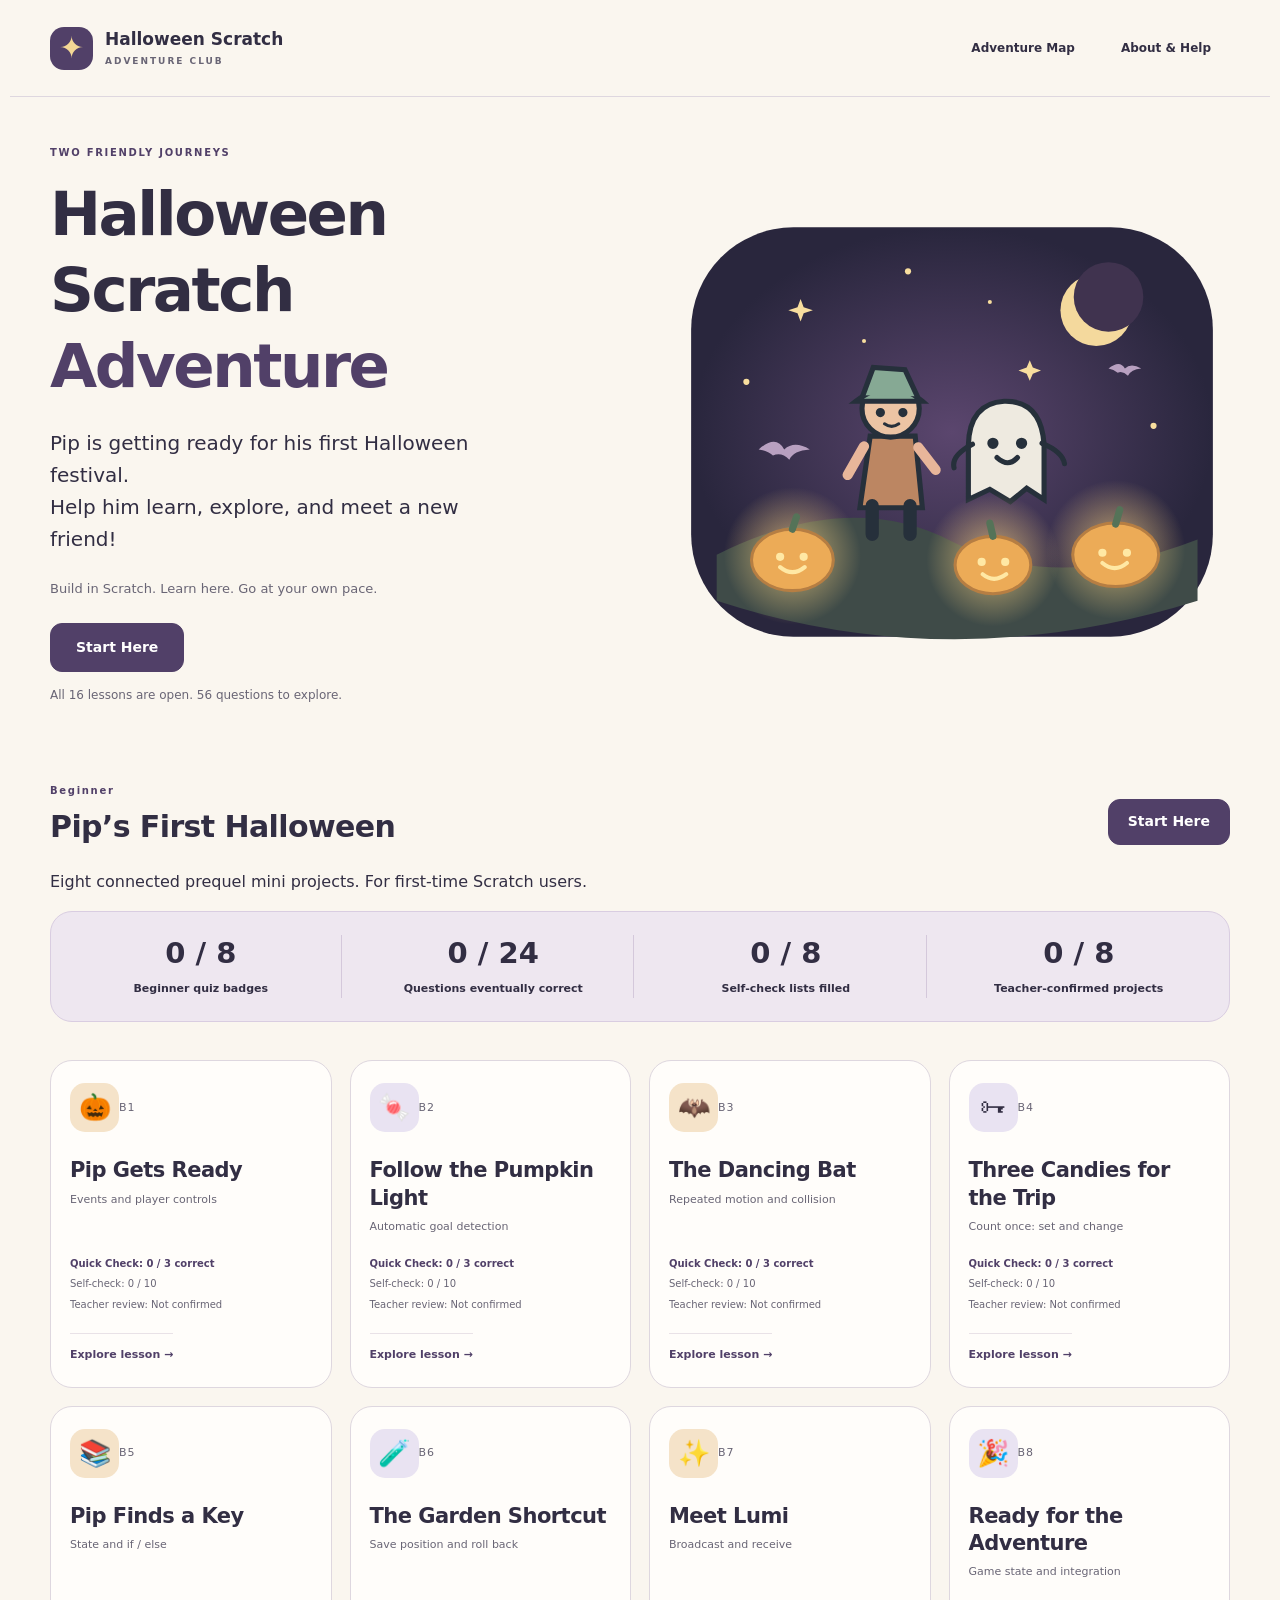
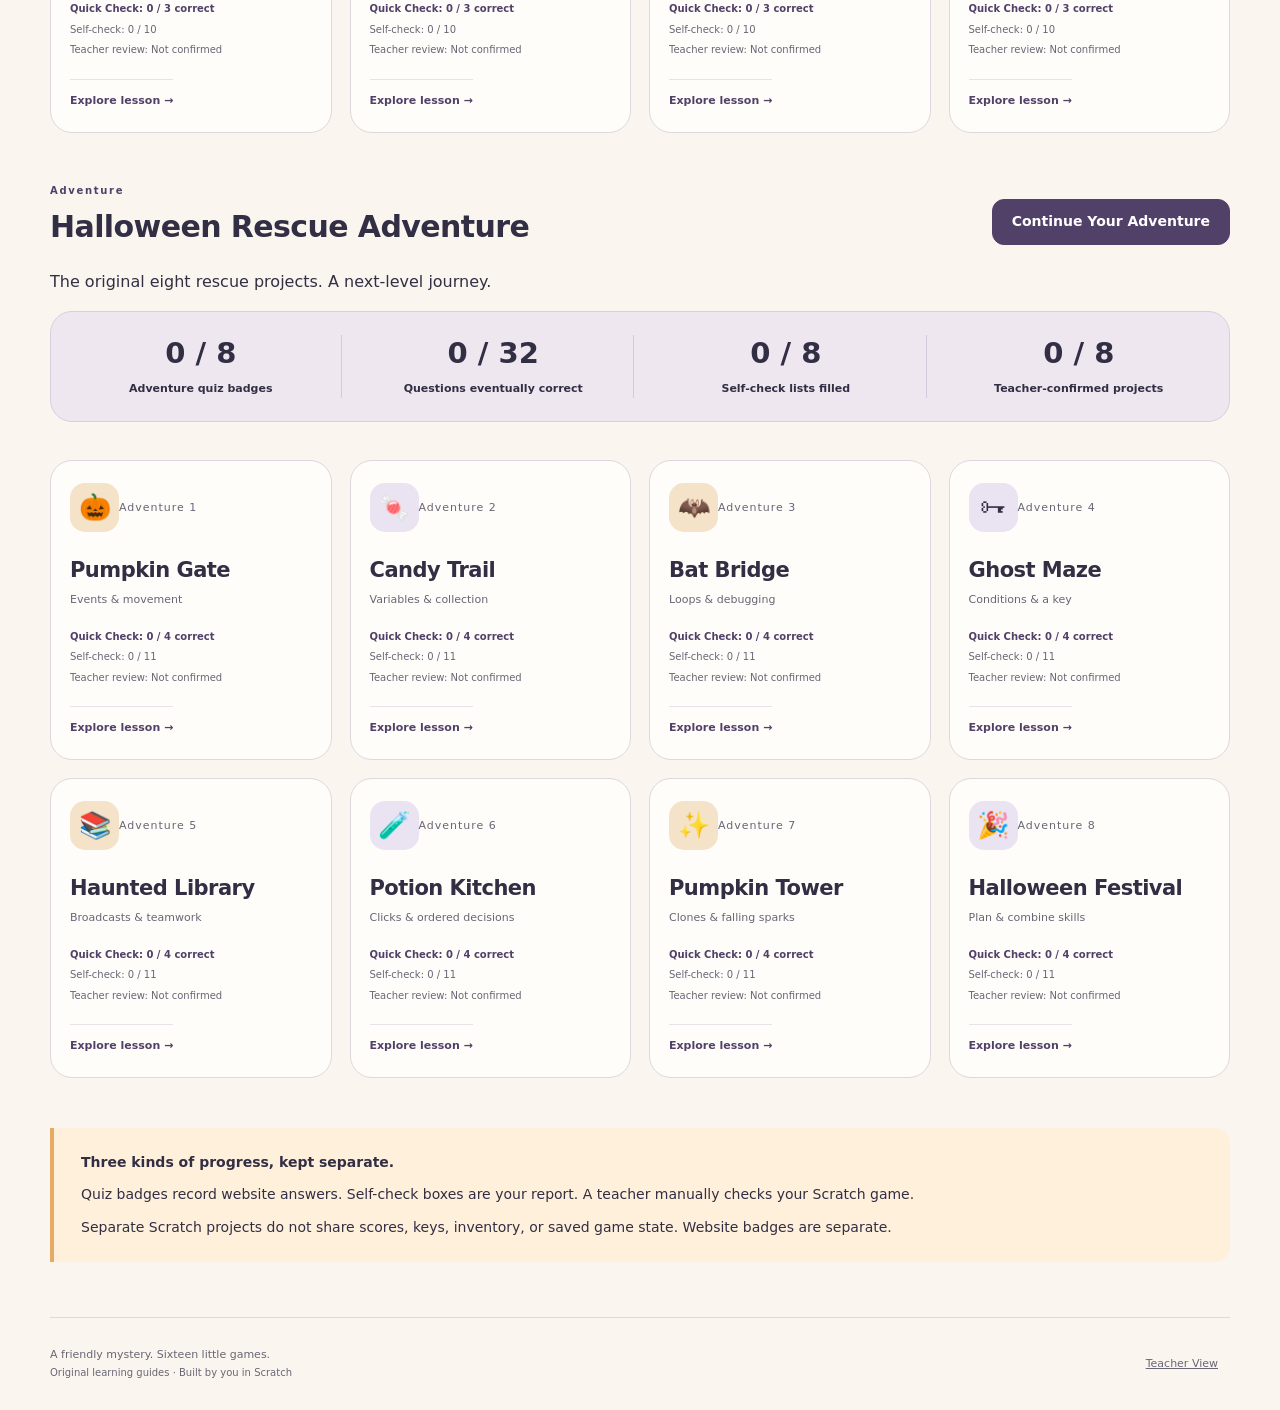
<file: index.html>
<!doctype html>
<html lang="en">
<head>
 <meta charset="utf-8">
 <meta name="viewport" content="width=device-width, initial-scale=1">
 <meta name="description" content="Build sixteen friendly Halloween mini games in Scratch. Original lesson guides, local self-checks, and concept quizzes.">
 <title>Halloween Scratch Adventure</title>
 <link rel="stylesheet" href="./styles.css">
 <script defer src="./curriculum.js"></script>
 <script defer src="./quiz.js"></script>
 <script defer src="./beginner-curriculum.js"></script>
 <script defer src="./beginner-quiz.js"></script>
 <script defer src="./courses.js"></script>
 <script defer src="./state.js"></script>
 <script defer src="./app.js"></script>
 <script defer src="./teacher.js"></script>
</head>
<body>
 <a class="skip-link" href="#main">Skip to adventure</a>
 <header class="site-header"><a class="brand" href="./index.html" aria-label="Halloween Scratch Adventure home"><span aria-hidden="true">✦</span><span>Halloween Scratch<small>ADVENTURE CLUB</small></span></a><nav aria-label="Main navigation"><button id="home" class="quiet">Adventure Map</button><button id="help" class="quiet">About & Help</button></nav></header>
 <section id="storage-warning" class="storage-warning" aria-label="Browser storage notice" hidden><p id="storage-message" role="status"></p><button id="session-export" class="quiet">Export session JSON</button><button id="storage-recovery" class="quiet">Recover local progress</button></section>
 <main id="main" tabindex="-1"></main>
 <footer id="footer"><p>A friendly mystery. Sixteen little games.<br><span>Original learning guides · Built by you in Scratch</span></p><a href="#teacher">Teacher View</a></footer>
 <dialog id="action-dialog" aria-labelledby="dialog-title" aria-describedby="dialog-description"><h2 id="dialog-title"></h2><div id="dialog-description"></div><div class="actions"><button id="dialog-cancel" class="quiet">Cancel</button><button id="dialog-confirm" class="danger">Confirm</button></div></dialog>
 <noscript><p class="card">Please enable JavaScript to read the guides and use the Quick Checks.</p></noscript>
</body>
</html>
</file>
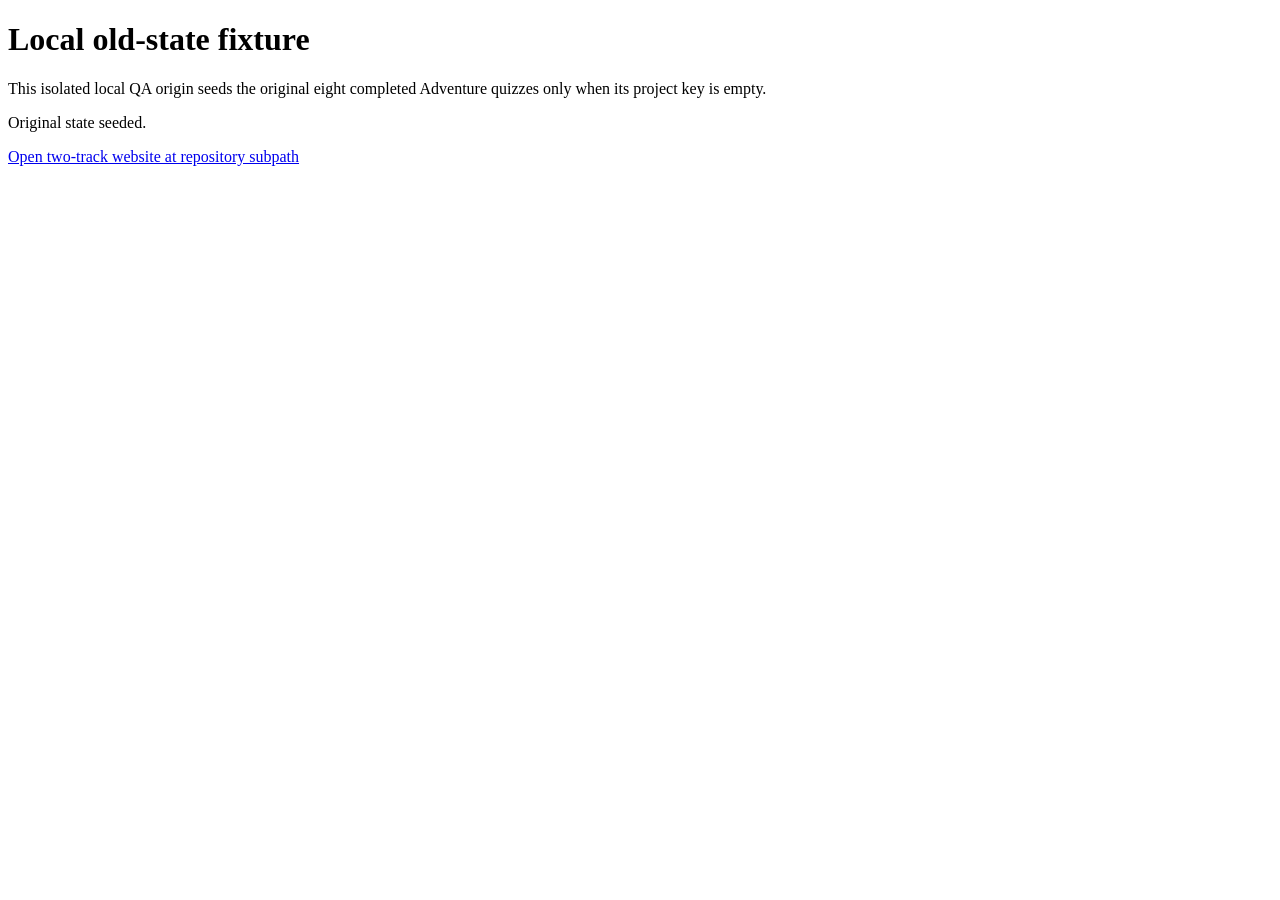
<file: tests/fixture.html>
<!doctype html><html lang="en"><meta charset="utf-8"><title>Local compatibility fixture</title><h1>Local old-state fixture</h1><p>This isolated local QA origin seeds the original eight completed Adventure quizzes only when its project key is empty.</p><p id="result"></p><a href="../halloween-scratch-adventure/index.html">Open two-track website at repository subpath</a><script>const key="halloween-scratch-adventure:v1";if(localStorage.getItem(key)===null){localStorage.setItem(key,"{\"schemaVersion\":1,\"activeLesson\":\"gate\",\"selfChecks\":{\"gate\":{\"build-1\":true},\"candy\":{\"build-1\":true},\"bridge\":{\"build-1\":true},\"maze\":{\"build-1\":true},\"library\":{\"build-1\":true},\"kitchen\":{\"build-1\":true},\"tower\":{\"build-1\":true},\"festival\":{\"build-1\":true}},\"quiz\":{\"records\":{\"gate-q1\":{\"selectedOptionId\":\"gate-q1-option1\",\"firstOptionId\":\"gate-q1-option1\",\"firstAttemptCorrect\":true,\"eventualCorrect\":true,\"attempts\":1,\"laterAttempts\":0,\"hintUsed\":false,\"wrongOptionIds\":[],\"lastAttemptAt\":\"2026-10-14T14:15:18.749Z\"},\"gate-q2\":{\"selectedOptionId\":\"gate-q2-option1\",\"firstOptionId\":\"gate-q2-option1\",\"firstAttemptCorrect\":true,\"eventualCorrect\":true,\"attempts\":1,\"laterAttempts\":0,\"hintUsed\":false,\"wrongOptionIds\":[],\"lastAttemptAt\":\"2026-10-14T14:15:18.749Z\"},\"gate-q3\":{\"selectedOptionId\":\"gate-q3-option1\",\"firstOptionId\":\"gate-q3-option1\",\"firstAttemptCorrect\":true,\"eventualCorrect\":true,\"attempts\":1,\"laterAttempts\":0,\"hintUsed\":false,\"wrongOptionIds\":[],\"lastAttemptAt\":\"2026-10-14T14:15:18.749Z\"},\"gate-q4\":{\"selectedOptionId\":\"gate-q4-option1\",\"firstOptionId\":\"gate-q4-option1\",\"firstAttemptCorrect\":true,\"eventualCorrect\":true,\"attempts\":1,\"laterAttempts\":0,\"hintUsed\":false,\"wrongOptionIds\":[],\"lastAttemptAt\":\"2026-10-14T14:15:18.749Z\"},\"candy-q1\":{\"selectedOptionId\":\"candy-q1-option1\",\"firstOptionId\":\"candy-q1-option1\",\"firstAttemptCorrect\":true,\"eventualCorrect\":true,\"attempts\":1,\"laterAttempts\":0,\"hintUsed\":false,\"wrongOptionIds\":[],\"lastAttemptAt\":\"2026-10-14T14:15:18.750Z\"},\"candy-q2\":{\"selectedOptionId\":\"candy-q2-option1\",\"firstOptionId\":\"candy-q2-option1\",\"firstAttemptCorrect\":true,\"eventualCorrect\":true,\"attempts\":1,\"laterAttempts\":0,\"hintUsed\":false,\"wrongOptionIds\":[],\"lastAttemptAt\":\"2026-10-14T14:15:18.750Z\"},\"candy-q3\":{\"selectedOptionId\":\"candy-q3-option1\",\"firstOptionId\":\"candy-q3-option1\",\"firstAttemptCorrect\":true,\"eventualCorrect\":true,\"attempts\":1,\"laterAttempts\":0,\"hintUsed\":false,\"wrongOptionIds\":[],\"lastAttemptAt\":\"2026-10-14T14:15:18.750Z\"},\"candy-q4\":{\"selectedOptionId\":\"candy-q4-option1\",\"firstOptionId\":\"candy-q4-option1\",\"firstAttemptCorrect\":true,\"eventualCorrect\":true,\"attempts\":1,\"laterAttempts\":0,\"hintUsed\":false,\"wrongOptionIds\":[],\"lastAttemptAt\":\"2026-10-14T14:15:18.750Z\"},\"bridge-q1\":{\"selectedOptionId\":\"bridge-q1-option1\",\"firstOptionId\":\"bridge-q1-option1\",\"firstAttemptCorrect\":true,\"eventualCorrect\":true,\"attempts\":1,\"laterAttempts\":0,\"hintUsed\":false,\"wrongOptionIds\":[],\"lastAttemptAt\":\"2026-10-14T14:15:18.750Z\"},\"bridge-q2\":{\"selectedOptionId\":\"bridge-q2-option1\",\"firstOptionId\":\"bridge-q2-option1\",\"firstAttemptCorrect\":true,\"eventualCorrect\":true,\"attempts\":1,\"laterAttempts\":0,\"hintUsed\":false,\"wrongOptionIds\":[],\"lastAttemptAt\":\"2026-10-14T14:15:18.750Z\"},\"bridge-q3\":{\"selectedOptionId\":\"bridge-q3-option1\",\"firstOptionId\":\"bridge-q3-option1\",\"firstAttemptCorrect\":true,\"eventualCorrect\":true,\"attempts\":1,\"laterAttempts\":0,\"hintUsed\":false,\"wrongOptionIds\":[],\"lastAttemptAt\":\"2026-10-14T14:15:18.750Z\"},\"bridge-q4\":{\"selectedOptionId\":\"bridge-q4-option1\",\"firstOptionId\":\"bridge-q4-option1\",\"firstAttemptCorrect\":true,\"eventualCorrect\":true,\"attempts\":1,\"laterAttempts\":0,\"hintUsed\":false,\"wrongOptionIds\":[],\"lastAttemptAt\":\"2026-10-14T14:15:18.750Z\"},\"maze-q1\":{\"selectedOptionId\":\"maze-q1-option1\",\"firstOptionId\":\"maze-q1-option1\",\"firstAttemptCorrect\":true,\"eventualCorrect\":true,\"attempts\":1,\"laterAttempts\":0,\"hintUsed\":false,\"wrongOptionIds\":[],\"lastAttemptAt\":\"2026-10-14T14:15:18.750Z\"},\"maze-q2\":{\"selectedOptionId\":\"maze-q2-option1\",\"firstOptionId\":\"maze-q2-option1\",\"firstAttemptCorrect\":true,\"eventualCorrect\":true,\"attempts\":1,\"laterAttempts\":0,\"hintUsed\":false,\"wrongOptionIds\":[],\"lastAttemptAt\":\"2026-10-14T14:15:18.750Z\"},\"maze-q3\":{\"selectedOptionId\":\"maze-q3-option1\",\"firstOptionId\":\"maze-q3-option1\",\"firstAttemptCorrect\":true,\"eventualCorrect\":true,\"attempts\":1,\"laterAttempts\":0,\"hintUsed\":false,\"wrongOptionIds\":[],\"lastAttemptAt\":\"2026-10-14T14:15:18.750Z\"},\"maze-q4\":{\"selectedOptionId\":\"maze-q4-option1\",\"firstOptionId\":\"maze-q4-option1\",\"firstAttemptCorrect\":true,\"eventualCorrect\":true,\"attempts\":1,\"laterAttempts\":0,\"hintUsed\":false,\"wrongOptionIds\":[],\"lastAttemptAt\":\"2026-10-14T14:15:18.750Z\"},\"library-q1\":{\"selectedOptionId\":\"library-q1-option1\",\"firstOptionId\":\"library-q1-option1\",\"firstAttemptCorrect\":true,\"eventualCorrect\":true,\"attempts\":1,\"laterAttempts\":0,\"hintUsed\":false,\"wrongOptionIds\":[],\"lastAttemptAt\":\"2026-10-14T14:15:18.750Z\"},\"library-q2\":{\"selectedOptionId\":\"library-q2-option1\",\"firstOptionId\":\"library-q2-option1\",\"firstAttemptCorrect\":true,\"eventualCorrect\":true,\"attempts\":1,\"laterAttempts\":0,\"hintUsed\":false,\"wrongOptionIds\":[],\"lastAttemptAt\":\"2026-10-14T14:15:18.750Z\"},\"library-q3\":{\"selectedOptionId\":\"library-q3-option1\",\"firstOptionId\":\"library-q3-option1\",\"firstAttemptCorrect\":true,\"eventualCorrect\":true,\"attempts\":1,\"laterAttempts\":0,\"hintUsed\":false,\"wrongOptionIds\":[],\"lastAttemptAt\":\"2026-10-14T14:15:18.750Z\"},\"library-q4\":{\"selectedOptionId\":\"library-q4-option1\",\"firstOptionId\":\"library-q4-option1\",\"firstAttemptCorrect\":true,\"eventualCorrect\":true,\"attempts\":1,\"laterAttempts\":0,\"hintUsed\":false,\"wrongOptionIds\":[],\"lastAttemptAt\":\"2026-10-14T14:15:18.750Z\"},\"kitchen-q1\":{\"selectedOptionId\":\"kitchen-q1-option1\",\"firstOptionId\":\"kitchen-q1-option1\",\"firstAttemptCorrect\":true,\"eventualCorrect\":true,\"attempts\":1,\"laterAttempts\":0,\"hintUsed\":false,\"wrongOptionIds\":[],\"lastAttemptAt\":\"2026-10-14T14:15:18.750Z\"},\"kitchen-q2\":{\"selectedOptionId\":\"kitchen-q2-option1\",\"firstOptionId\":\"kitchen-q2-option1\",\"firstAttemptCorrect\":true,\"eventualCorrect\":true,\"attempts\":1,\"laterAttempts\":0,\"hintUsed\":false,\"wrongOptionIds\":[],\"lastAttemptAt\":\"2026-10-14T14:15:18.750Z\"},\"kitchen-q3\":{\"selectedOptionId\":\"kitchen-q3-option1\",\"firstOptionId\":\"kitchen-q3-option1\",\"firstAttemptCorrect\":true,\"eventualCorrect\":true,\"attempts\":1,\"laterAttempts\":0,\"hintUsed\":false,\"wrongOptionIds\":[],\"lastAttemptAt\":\"2026-10-14T14:15:18.750Z\"},\"kitchen-q4\":{\"selectedOptionId\":\"kitchen-q4-option1\",\"firstOptionId\":\"kitchen-q4-option1\",\"firstAttemptCorrect\":true,\"eventualCorrect\":true,\"attempts\":1,\"laterAttempts\":0,\"hintUsed\":false,\"wrongOptionIds\":[],\"lastAttemptAt\":\"2026-10-14T14:15:18.750Z\"},\"tower-q1\":{\"selectedOptionId\":\"tower-q1-option1\",\"firstOptionId\":\"tower-q1-option1\",\"firstAttemptCorrect\":true,\"eventualCorrect\":true,\"attempts\":1,\"laterAttempts\":0,\"hintUsed\":false,\"wrongOptionIds\":[],\"lastAttemptAt\":\"2026-10-14T14:15:18.750Z\"},\"tower-q2\":{\"selectedOptionId\":\"tower-q2-option1\",\"firstOptionId\":\"tower-q2-option1\",\"firstAttemptCorrect\":true,\"eventualCorrect\":true,\"attempts\":1,\"laterAttempts\":0,\"hintUsed\":false,\"wrongOptionIds\":[],\"lastAttemptAt\":\"2026-10-14T14:15:18.750Z\"},\"tower-q3\":{\"selectedOptionId\":\"tower-q3-option1\",\"firstOptionId\":\"tower-q3-option1\",\"firstAttemptCorrect\":true,\"eventualCorrect\":true,\"attempts\":1,\"laterAttempts\":0,\"hintUsed\":false,\"wrongOptionIds\":[],\"lastAttemptAt\":\"2026-10-14T14:15:18.750Z\"},\"tower-q4\":{\"selectedOptionId\":\"tower-q4-option1\",\"firstOptionId\":\"tower-q4-option1\",\"firstAttemptCorrect\":true,\"eventualCorrect\":true,\"attempts\":1,\"laterAttempts\":0,\"hintUsed\":false,\"wrongOptionIds\":[],\"lastAttemptAt\":\"2026-10-14T14:15:18.750Z\"},\"festival-q1\":{\"selectedOptionId\":\"festival-q1-option1\",\"firstOptionId\":\"festival-q1-option1\",\"firstAttemptCorrect\":true,\"eventualCorrect\":true,\"attempts\":1,\"laterAttempts\":0,\"hintUsed\":false,\"wrongOptionIds\":[],\"lastAttemptAt\":\"2026-10-14T14:15:18.750Z\"},\"festival-q2\":{\"selectedOptionId\":\"festival-q2-option1\",\"firstOptionId\":\"festival-q2-option1\",\"firstAttemptCorrect\":true,\"eventualCorrect\":true,\"attempts\":1,\"laterAttempts\":0,\"hintUsed\":false,\"wrongOptionIds\":[],\"lastAttemptAt\":\"2026-10-14T14:15:18.750Z\"},\"festival-q3\":{\"selectedOptionId\":\"festival-q3-option1\",\"firstOptionId\":\"festival-q3-option1\",\"firstAttemptCorrect\":true,\"eventualCorrect\":true,\"attempts\":1,\"laterAttempts\":0,\"hintUsed\":false,\"wrongOptionIds\":[],\"lastAttemptAt\":\"2026-10-14T14:15:18.750Z\"},\"festival-q4\":{\"selectedOptionId\":\"festival-q4-option1\",\"firstOptionId\":\"festival-q4-option1\",\"firstAttemptCorrect\":true,\"eventualCorrect\":true,\"attempts\":1,\"laterAttempts\":0,\"hintUsed\":false,\"wrongOptionIds\":[],\"lastAttemptAt\":\"2026-10-14T14:15:18.750Z\"}},\"session\":null},\"quizBadges\":[\"gate\",\"candy\",\"bridge\",\"maze\",\"library\",\"kitchen\",\"tower\",\"festival\"],\"teacherConfirmation\":{\"gate\":{\"confirmed\":true,\"at\":\"2026-10-14T14:15:18.750Z\",\"route\":null},\"candy\":{\"confirmed\":true,\"at\":\"2026-10-14T14:15:18.750Z\",\"route\":null},\"bridge\":{\"confirmed\":true,\"at\":\"2026-10-14T14:15:18.750Z\",\"route\":null},\"maze\":{\"confirmed\":true,\"at\":\"2026-10-14T14:15:18.750Z\",\"route\":null},\"library\":{\"confirmed\":true,\"at\":\"2026-10-14T14:15:18.750Z\",\"route\":null},\"kitchen\":{\"confirmed\":true,\"at\":\"2026-10-14T14:15:18.750Z\",\"route\":null},\"tower\":{\"confirmed\":true,\"at\":\"2026-10-14T14:15:18.750Z\",\"route\":null},\"festival\":{\"confirmed\":true,\"at\":\"2026-10-14T14:15:18.750Z\",\"route\":null}},\"timestamps\":{\"createdAt\":\"2026-10-14T14:15:18.743Z\",\"latestActivityAt\":\"2026-10-14T14:15:18.750Z\"}}");document.getElementById("result").textContent="Original state seeded.";}else document.getElementById("result").textContent="Existing record preserved; fixture not seeded.";</script></html>
</file>
<file: styles.css>
:root{color-scheme:light;--ink:#322e43;--muted:#696575;--paper:#faf6ef;--purple:#514068;--purple-dark:#302a42;--violet:#eae3f1;--orange:#e5aa63;--gold:#f5d895;--line:#ded7df;--white:#fffdfa;--green:#316b53;--radius:22px;font-family:"Avenir Next",Avenir,system-ui,-apple-system,"Segoe UI",sans-serif}
*{box-sizing:border-box}body{margin:0;background:var(--paper);color:var(--ink);font-size:16px;line-height:1.65}button,input,select{font:inherit}button{cursor:pointer}button:disabled{opacity:.55;cursor:default}a{color:var(--purple)}h1,h2,h3,p{margin-top:0}h1,h2,h3{line-height:1.25}h1{letter-spacing:-.04em}h2{letter-spacing:-.02em}h1:focus,main:focus{outline:none}button:focus-visible,a:focus-visible,input:focus-visible,select:focus-visible,summary:focus-visible{outline:3px solid #94621d;outline-offset:4px}[hidden]{display:none!important}.sr-only{position:absolute;width:1px;height:1px;overflow:hidden;clip:rect(0,0,0,0);white-space:nowrap}.skip-link{position:fixed;top:-100px;left:20px;z-index:20;background:white;padding:12px;border:2px solid var(--purple)}.skip-link:focus{top:12px}
.site-header{display:flex;justify-content:space-between;align-items:center;gap:20px;max-width:1260px;padding:25px 40px;margin:auto;border-bottom:1px solid var(--line)}.brand{display:flex;align-items:center;gap:12px;font-weight:800;text-decoration:none;color:var(--ink);line-height:1.15;font-size:17px}.brand>span:first-child{width:43px;height:43px;display:grid;place-items:center;background:var(--purple);color:var(--gold);border-radius:14px;font-size:30px}.brand small{display:block;font-size:9px;letter-spacing:.22em;color:var(--muted);margin-top:7px}.site-header nav{display:flex;gap:8px}.site-header .quiet{border:0;background:transparent;font-size:12px}main{max-width:1260px;margin:auto;padding:0 40px 55px}.primary,.quiet,.danger,.link-button{display:inline-flex;align-items:center;justify-content:center;min-height:46px;padding:11px 19px;border-radius:12px;border:1px solid var(--purple);font-weight:700;font-size:14px;line-height:1.4;text-decoration:none}.primary{color:white;background:var(--purple)}.primary:hover:not(:disabled){background:var(--purple-dark)}.quiet{border-color:var(--line);color:var(--ink);background:var(--white)}.quiet:hover:not(:disabled){background:#f1eaf3}.danger{background:#963f3a;color:white;border-color:#963f3a}.actions{display:flex;gap:12px;flex-wrap:wrap;margin:22px 0 5px}.small{font-size:12px;color:var(--muted);margin-top:14px}.eyebrow{color:var(--purple);font-size:10px;font-weight:800;letter-spacing:.17em;margin-bottom:14px}.hero{display:grid;grid-template-columns:1.05fr 1fr;gap:40px;align-items:center;padding:48px 0 30px}.hero h1{font-size:clamp(38px,4.8vw,61px);margin-bottom:23px}.hero h1 span{color:var(--purple)}.hero-copy{font-size:20px;line-height:1.6;max-width:420px}.hero-note{font-size:13px;color:var(--muted);line-height:1.8;margin:22px 0}.hero .primary{background:var(--purple);padding:14px 25px}.hero-image{width:100%;height:auto;max-height:440px}.progress-strip{background:#eee7f0;border:1px solid #d9cde1;border-radius:var(--radius);display:grid;grid-template-columns:repeat(3,1fr);padding:23px 10px;margin:10px 0 38px}.progress-strip>div{text-align:center;display:flex;flex-direction:column;border-right:1px solid #d4c8db}.progress-strip>div:last-child{border:0}.progress-strip strong{font-size:29px;line-height:1.3}.progress-strip strong small{font-size:16px;font-weight:400;color:var(--muted)}.progress-strip span{font-size:11px;font-weight:650;margin-top:7px}.section-heading{display:flex;justify-content:space-between;align-items:end;gap:20px;margin-bottom:24px}.section-heading h2{font-size:30px;margin-bottom:0}.section-heading .eyebrow{margin-bottom:8px}.section-heading>p{font-size:13px;color:var(--muted);margin:0;text-align:right}.adventure-map{display:grid;grid-template-columns:repeat(4,minmax(0,1fr));gap:18px}.map-card{background:var(--white);border:1px solid var(--line);padding:22px 19px;border-radius:var(--radius);color:var(--ink);text-align:left;display:flex;flex-direction:column;min-height:290px;transition:transform .16s,border-color .16s}.map-card:hover{transform:translateY(-3px);border-color:#887096}.map-top{display:flex;justify-content:space-between;align-items:center;margin-bottom:25px}.location-icon{background:#f5e3c9;border-radius:15px;display:grid;place-items:center;width:49px;height:49px;font-size:26px}.map-card:nth-child(2n) .location-icon{background:#e9e3f2}.lesson-number{font-size:11px;letter-spacing:.09em;color:var(--muted)}.map-card>strong{font-size:21px;line-height:1.3;letter-spacing:-.025em;margin-bottom:6px}.focus-label{font-size:11px;color:var(--muted);margin-bottom:20px}.status-lines{display:flex;flex-direction:column;gap:4px;font-size:10px;color:var(--muted);margin-top:auto}.status-lines>span:first-child{color:var(--purple);font-weight:700}.quiz-done .status-lines>span:first-child{color:var(--green)}.card-link{font-size:11px;font-weight:750;color:var(--purple);margin-top:20px;padding-top:12px;border-top:1px solid #e9e2e7}.honesty-note{border-left:4px solid var(--orange);background:#fff0dc;border-radius:0 15px 15px 0;padding:23px 27px;margin-top:35px;font-size:14px}.honesty-note p{margin:9px 0 0}.card,.page-card{border:1px solid var(--line);background:var(--white);padding:28px;border-radius:var(--radius)}.page-card{max-width:840px;margin:40px auto}.page-card h1{font-size:34px}.page-card h2{font-size:24px;margin-top:28px}.callout{background:#f1eaf4;border-radius:16px;padding:20px 23px;margin:22px 0}.callout h3{font-size:18px;margin-bottom:10px}.callout p:last-child{margin-bottom:0}.editor-note{border-top:1px solid var(--line);padding-top:23px;margin-top:28px}.editor-note>p,.editor-note details{font-size:13px}.editor-note details{padding:15px 18px;background:#f2eee7;border-radius:13px;margin-top:15px}.editor-note summary{cursor:pointer;font-weight:700;min-height:30px}.editor-note details p{margin:15px 0 0}
.lesson-heading{display:flex;align-items:center;justify-content:space-between;gap:20px;padding:33px 0 23px}.lesson-heading h1{font-size:38px;margin-bottom:10px}.lesson-heading .eyebrow{margin-bottom:7px}.lesson-heading p:last-child{font-size:12px;color:var(--muted);margin-bottom:0}.lesson-layout{display:grid;grid-template-columns:190px minmax(0,1fr);gap:28px;align-items:start}.lesson-nav{display:flex;flex-direction:column;gap:5px;position:sticky;top:15px}.lesson-nav button{padding:12px 10px;border:1px solid transparent;background:transparent;text-align:left;border-radius:10px;font-size:12px;color:var(--muted);line-height:1.4;min-height:43px}.lesson-nav button>span{font-size:9px;color:#8c8198;margin-right:10px;letter-spacing:.06em}.lesson-nav button[aria-current]{background:var(--purple);color:white}.lesson-nav button[aria-current]>span{color:#dbcce5}.lesson-nav button:hover{border-color:var(--line)}.lesson-content{border:1px solid var(--line);border-radius:25px;background:var(--white);padding:35px;min-width:0}.lesson-content h2{font-size:25px}.lesson-content h3{font-size:18px}.mission{background:#fae9cd;padding:23px;border-radius:17px;margin:25px 0}.mission span{font-size:10px;letter-spacing:.15em;font-weight:800;color:#775324}.mission p{font-size:21px;line-height:1.5;margin:10px 0 0;font-weight:650}.section-next{border-top:1px solid var(--line);padding-top:23px;margin-top:30px}.supplies-grid,.creative-grid{display:grid;grid-template-columns:repeat(2,minmax(0,1fr));gap:14px;margin-bottom:28px}.supply{background:#f6f1e8;border-radius:14px;padding:19px}.supply h3{margin-bottom:10px}.supply p{font-size:14px;line-height:1.65}.supply .small{font-size:11px;margin-bottom:0}.table-scroll{max-width:100%;overflow-x:auto}table{width:100%;border-collapse:collapse;font-size:13px}th,td{padding:13px 10px;border-bottom:1px solid var(--line);text-align:left;vertical-align:top}thead th{background:#ece5f0;white-space:nowrap}td{overflow-wrap:anywhere}tbody th{min-width:145px}tbody th small{display:block;font-size:11px;font-weight:400;color:var(--muted)}.message-list{display:flex;flex-wrap:wrap;gap:8px;margin:20px 0}.message-list code{font-size:11px;padding:6px 10px;border:1px solid var(--line);border-radius:8px;background:#f7f3eb}.plan-row{display:block;padding:15px 0;font-size:15px;font-weight:650}.plan-row select,.route-picker select{display:block;font:inherit;font-size:14px;max-width:100%;width:100%;margin-top:9px;padding:12px;border:1px solid #bdb2c6;border-radius:10px;background:var(--white);color:var(--ink);min-height:46px}.route-picker{display:block;border:1px solid var(--line);padding:20px;background:#f2eaf1;border-radius:16px;margin-bottom:25px;font-size:15px;font-weight:700}.route-picker .small{display:block;font-weight:400}progress{appearance:none;display:block;width:100%;height:8px;border:0;border-radius:10px;overflow:hidden;background:#e4dce9;margin:20px 0}progress::-webkit-progress-bar{background:#e4dce9}progress::-webkit-progress-value{background:var(--purple)}progress::-moz-progress-bar{background:var(--purple)}.self-check{display:flex;align-items:flex-start;gap:12px;background:#f3eee7;border:1px solid #e4dbcf;border-radius:12px;padding:15px;margin:12px 0;font-size:14px;line-height:1.6}.self-check input{flex-shrink:0;width:19px;height:19px;margin:3px 0 0;accent-color:var(--purple)}.script-stack{border:1px solid var(--line);border-radius:16px;padding:22px 20px;margin:22px 0;background:#fffdfa}.stack-heading>span{font-size:12px;color:var(--muted)}.stack-heading h3{margin-top:7px;margin-bottom:8px}.block-list{list-style:none;padding:0;margin:16px 0}.block-node{margin:8px 0}.block-line{display:flex;flex-wrap:wrap;align-items:baseline;gap:7px 13px;background:#eae5f3;border:1px solid #d1c4df;padding:10px 12px;border-radius:9px;line-height:1.7}.block-category{font-size:9px;text-transform:uppercase;letter-spacing:.08em;font-weight:800;min-width:52px}.block-line code{font:13px/1.75 ui-monospace,SFMono-Regular,Consolas,monospace;overflow-wrap:anywhere;white-space:pre-wrap;color:var(--ink)}.category-motion{background:#e6eefa;border-color:#c5d5ec}.category-events{background:#fff0cf;border-color:#e6d3a3}.category-control{background:#fae5cf;border-color:#e5c6a4}.category-variables{background:#f8e2d7;border-color:#dfbfae}.category-looks{background:#eee4f8;border-color:#d8c6e9}.nested{margin:10px 0 10px 13px;padding-left:16px;border-left:2px solid #afa0bc}.nested .block-list{margin:6px 0}.nest-label{font-size:10px;font-weight:700;color:var(--muted)}.input-details{margin:5px 0;padding:5px 12px;color:var(--muted);font-size:11px}.input-details summary{cursor:pointer;padding:3px 0}.input-details ul{padding-left:18px}.stack-note{font-size:12px;background:#f3eee5;padding:14px;border-radius:10px}.expected{padding:15px 18px;background:#e8f0e5;border-left:3px solid #6d9672;border-radius:0 11px 11px 0;font-size:13px;margin:15px 0 0}.script-overview{padding:20px;border:1px solid var(--line);border-radius:15px;margin-top:30px;font-size:13px}.script-overview>summary{font-weight:750;cursor:pointer;min-height:30px}.script-overview>p{margin-top:20px}.sprite-heading{background:var(--purple);color:white;padding:10px 15px;border-radius:10px;margin-top:28px}.fix-item{background:#f3eee7;border:1px solid var(--line);padding:18px;border-radius:13px;margin:15px 0}.fix-item summary{font-weight:700;cursor:pointer;min-height:30px}.fix-item p{font-size:14px;line-height:1.8;margin:14px 0 0}
.quiz-meta{display:flex;justify-content:space-between;gap:10px;color:var(--muted);font-size:12px;border-bottom:1px solid var(--line);padding-bottom:15px;margin-bottom:24px}.question-title{font-size:26px!important;line-height:1.45}.answer-options{border:0;margin:24px 0;padding:0;display:grid;gap:12px}.answer{border:2px solid #dfd7e5;border-radius:14px;padding:15px;min-height:65px;background:var(--white);color:var(--ink);text-align:left;display:flex;align-items:center;gap:13px;font-size:15px;line-height:1.55}.answer:hover:not(:disabled){border-color:#8d739e;background:#f6f0fa}.answer-letter{font-size:12px;font-weight:800;display:grid;place-items:center;background:#eee5f1;width:30px;height:30px;border-radius:8px;flex-shrink:0}.answer.selected{border-color:var(--purple);background:#f0e7f5}.selected .answer-letter{background:var(--purple);color:white}.answer.correct{border-color:var(--green);background:#e9f2e2}.answer.wrong{border-color:#ae733e;background:#fff0d9}.answer:disabled{opacity:1}.answer-mark{font-size:11px;font-weight:750;margin-left:auto;white-space:nowrap}.feedback:empty{display:none}.feedback{padding:18px 20px;border-radius:13px;margin:18px 0}.feedback p,.hint p{margin:7px 0 0}.feedback.correct{background:#e6f0df}.feedback.wrong{background:#fff0d6}.hint{border-left:4px solid #b89443;background:#fff4da;border-radius:0 13px 13px 0;padding:18px;font-size:14px}.quiz-completion{text-align:center;padding:20px 0}.completion-icon{font-size:60px;display:block;margin:8px 0 22px}.quiz-completion .actions{justify-content:center}.storage-warning{max-width:1180px;margin:20px auto;border:1px solid #d9b16e;background:#fff0d2;border-radius:15px;padding:18px 24px;font-size:14px}.storage-warning p{margin-bottom:13px}.storage-warning .quiet{font-size:12px;margin-right:8px}.preview-banner{background:#fff0d2;border:1px solid #d9b16e;border-radius:13px;padding:17px 20px;margin-top:22px;font-size:13px;display:flex;align-items:center;flex-wrap:wrap;gap:10px}
.teacher-header{padding:35px 0}.teacher-header h1{font-size:38px}.teacher-summary{display:grid;grid-template-columns:repeat(3,minmax(0,1fr));gap:15px;margin:25px 0}.teacher-summary>div{background:#eee6f2;border-radius:13px;padding:20px;display:flex;flex-direction:column}.teacher-summary strong{font-size:22px;line-height:1.5}.teacher-summary span{font-size:12px;margin-top:6px}.teacher-detail{padding-top:30px}.teacher-detail h1{font-size:36px;margin-top:24px}.teacher-notes-grid{display:grid;grid-template-columns:repeat(2,minmax(0,1fr));gap:15px;margin:25px 0}.teacher-notes-grid h2{font-size:20px}.teacher-notes-grid p{font-size:14px;margin-bottom:0}.teacher-detail>.card{margin:25px 0}.teacher-question{border-top:1px solid var(--line);margin-top:25px;padding-top:22px}.teacher-question h3{font-size:18px}dl{display:grid;grid-template-columns:130px minmax(0,1fr);gap:10px;font-size:14px}dt{font-weight:700}dd{margin:0;overflow-wrap:anywhere}.integration{margin-top:25px;font-size:14px}.integration summary{cursor:pointer;min-height:30px;font-size:17px;font-weight:750}.integration p{margin-top:20px}.integration li{margin:12px 0}.teacher-header+.card td .quiet{font-size:11px;display:flex;white-space:nowrap;padding:8px 10px;margin-bottom:7px}dialog{width:calc(100% - 32px);max-width:630px;max-height:90vh;overflow-y:auto;padding:28px;border:1px solid var(--line);border-radius:22px;background:var(--white);color:var(--ink)}dialog::backdrop{background:#29213d99}dialog h2{font-size:25px}footer{max-width:1180px;margin:0 auto;border-top:1px solid var(--line);padding:25px 0;display:flex;justify-content:space-between;align-items:center;gap:20px;font-size:11px;color:var(--muted)}footer p{margin:0}footer span{font-size:10px}footer a{color:var(--muted);padding:12px}
@media(max-width:1050px){.adventure-map{grid-template-columns:repeat(2,minmax(0,1fr))}.hero{gap:20px}.hero h1{font-size:46px}.lesson-layout{grid-template-columns:165px minmax(0,1fr);gap:18px}.lesson-content{padding:25px}.teacher-summary strong{font-size:18px}}
@media(max-width:760px){.site-header{padding:20px 22px;gap:10px}.brand{font-size:14px}.brand>span:first-child{width:34px;height:34px;font-size:24px}.brand small{font-size:8px}.site-header .quiet{font-size:10px;padding:9px 7px}main{padding:0 22px 40px}.hero{grid-template-columns:1fr;gap:8px;padding:35px 0 20px}.hero h1{font-size:43px}.hero-image{max-height:280px}.hero-copy{font-size:18px;margin-bottom:10px}.hero-note{margin:15px 0}.progress-strip{padding:20px 6px}.progress-strip strong{font-size:23px}.progress-strip span{font-size:9px;max-width:105px;align-self:center}.adventure-map{gap:13px}.map-card{padding:19px 15px;min-height:280px}.map-card>strong{font-size:19px}.status-lines{font-size:9px}.section-heading h2{font-size:26px}.section-heading>p{font-size:11px}.lesson-heading{align-items:flex-start}.lesson-heading h1{font-size:31px}.lesson-heading>.quiet{font-size:11px;padding:9px 11px}.lesson-layout{display:block}.lesson-nav{position:static;display:grid;grid-template-columns:repeat(2,minmax(0,1fr));gap:5px;margin-bottom:20px}.lesson-nav button{background:#f0eaf2;font-size:11px;padding:10px}.lesson-content{padding:24px 19px}.supplies-grid,.creative-grid{grid-template-columns:1fr}.script-stack{padding:17px 12px}.block-line{padding:8px 9px;gap:4px}.block-category{font-size:8px}.block-line code{font-size:11px}.nested{margin-left:6px;padding-left:9px}.script-overview{padding:13px}.answer{font-size:14px;padding:13px;gap:9px}.answer-mark{font-size:9px;white-space:normal}.question-title{font-size:23px!important}.teacher-summary{grid-template-columns:repeat(2,minmax(0,1fr))}.teacher-notes-grid{grid-template-columns:1fr}.card{padding:23px}.page-card{padding:27px 22px}.storage-warning{margin:18px 22px}.honesty-note{padding:20px;font-size:13px}footer{margin:0 22px}dl{grid-template-columns:100px minmax(0,1fr)}.teacher-detail h1{font-size:29px}}
@media(max-width:390px){.site-header{flex-wrap:wrap}.hero h1{font-size:37px}.progress-strip strong{font-size:20px}.progress-strip strong small{font-size:12px}.map-card>strong{font-size:17px}.map-card{padding:16px 12px}.map-top{margin-bottom:20px}.location-icon{width:41px;height:41px;font-size:23px}.actions>.primary,.actions>.danger{width:100%}.lesson-heading{flex-wrap:wrap}}
@media(prefers-reduced-motion:reduce){*,*::before,*::after{animation:none!important;transition:none!important;scroll-behavior:auto!important}}

/* Additive course groups retain the existing palette and card design. */
.course-track{margin:35px 0 50px}.course-track .progress-strip{display:grid;grid-template-columns:repeat(4,minmax(0,1fr));gap:12px}.course-track .lesson-number{font-size:11px;white-space:normal}.course-track .section-heading{gap:16px;flex-wrap:wrap}.block-line code{min-width:0;max-width:100%}.lesson-content details{max-width:100%}
@media(max-width:760px){.course-track .progress-strip{grid-template-columns:repeat(2,minmax(0,1fr))}.course-track .section-heading .primary{font-size:13px}.script-overview .nested{margin-left:3px;padding-left:6px}.script-overview .block-line{padding:6px}}
</file>
